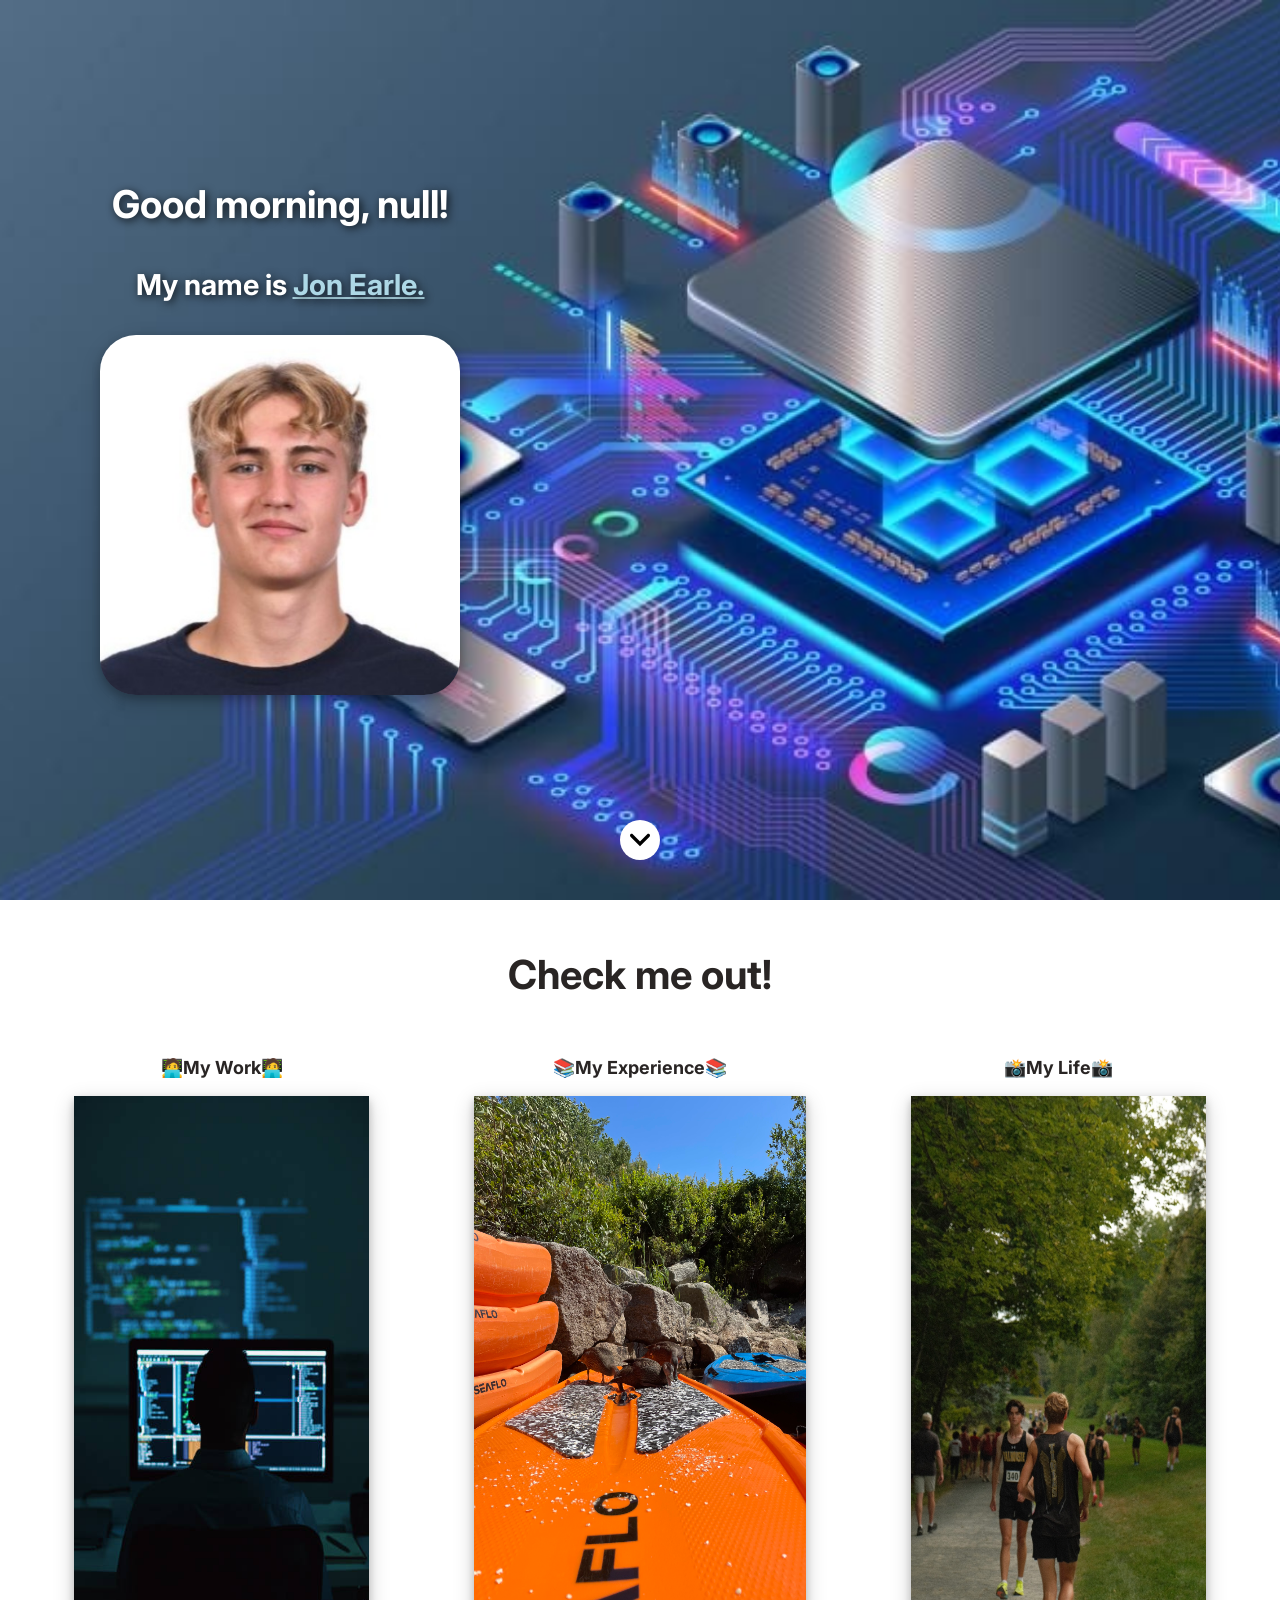
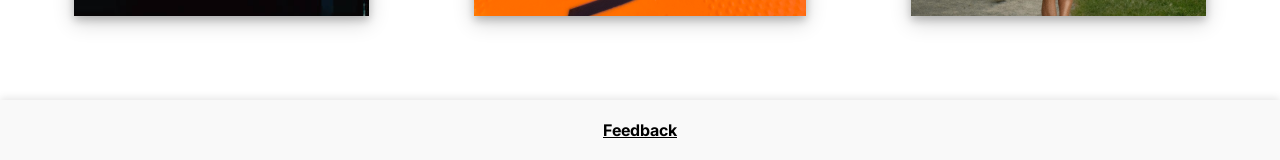
<file: index.html>
<!DOCTYPE html>
<html lang="en">
<head>
    <meta charset="UTF-8">
    <meta name="viewport" content="width=device-width, initial-scale=1.0">
    <title>Jon Earle</title>
    <link rel="icon" type="image/png" href="pictures/home/headshot.jpeg">
    <link rel="stylesheet" href="css/index.css">
    <link rel="preconnect" href="https://fonts.googleapis.com">
    <link rel="preconnect" href="https://fonts.gstatic.com" crossorigin>
    <link href="https://fonts.googleapis.com/css2?family=Inter:ital,opsz,wght@0,14..32,100..900;1,14..32,100..900&family=Lora:ital,wght@0,400..700;1,400..700&display=swap" rel="stylesheet">
</head>
<body>
    <script src="js/index.js"></script>
    <div class="hero">
        <div id="welcome-and-headshot-container">
            <div id="welcome-container">
                <h1 id="welcome">Welcome!</h1>
                <h2>My name is <a id="linkedin" href="https://www.linkedin.com/in/jon-lorenz-earle/">Jon Earle.</a></h2>
            </div>
            <img id="headshot" src="pictures/home/headshot.jpeg" alt="There should be a picture of me here!">
        </div>
        <div id="scroll-arrow">
            <img src="pictures/home/arrow.svg" alt="Down Arrow">
        </div>
    </div>
    <h1 id="check-out-header">Check me out!</h1>
    <div id="check-out">
        <div class="check-out-item">
            <p id="work-title">My Work</p>
            <a href="skills.html"><img id="projects" src="pictures/home/projectvertical.jpg" alt="Projects"></a>
        </div>
        <div class="check-out-item">
            <p id="experience-title">My Experience</p>
            <a href="work.html"><img id="ducks" src="pictures/home/ducks.jpg" alt="Work"></a>       
        </div>
        <div class="check-out-item">
            <p id="life-title">My Life</p>
            <a href="life.html"><img id="life" src="pictures/home/lifehome.JPG" alt="Life"></a>  
        </div>                       
    </div>
    <footer>
        <a id="feedback-button" href="feedback.html">Feedback</a>
    </footer>
</body>
</html>
</file>
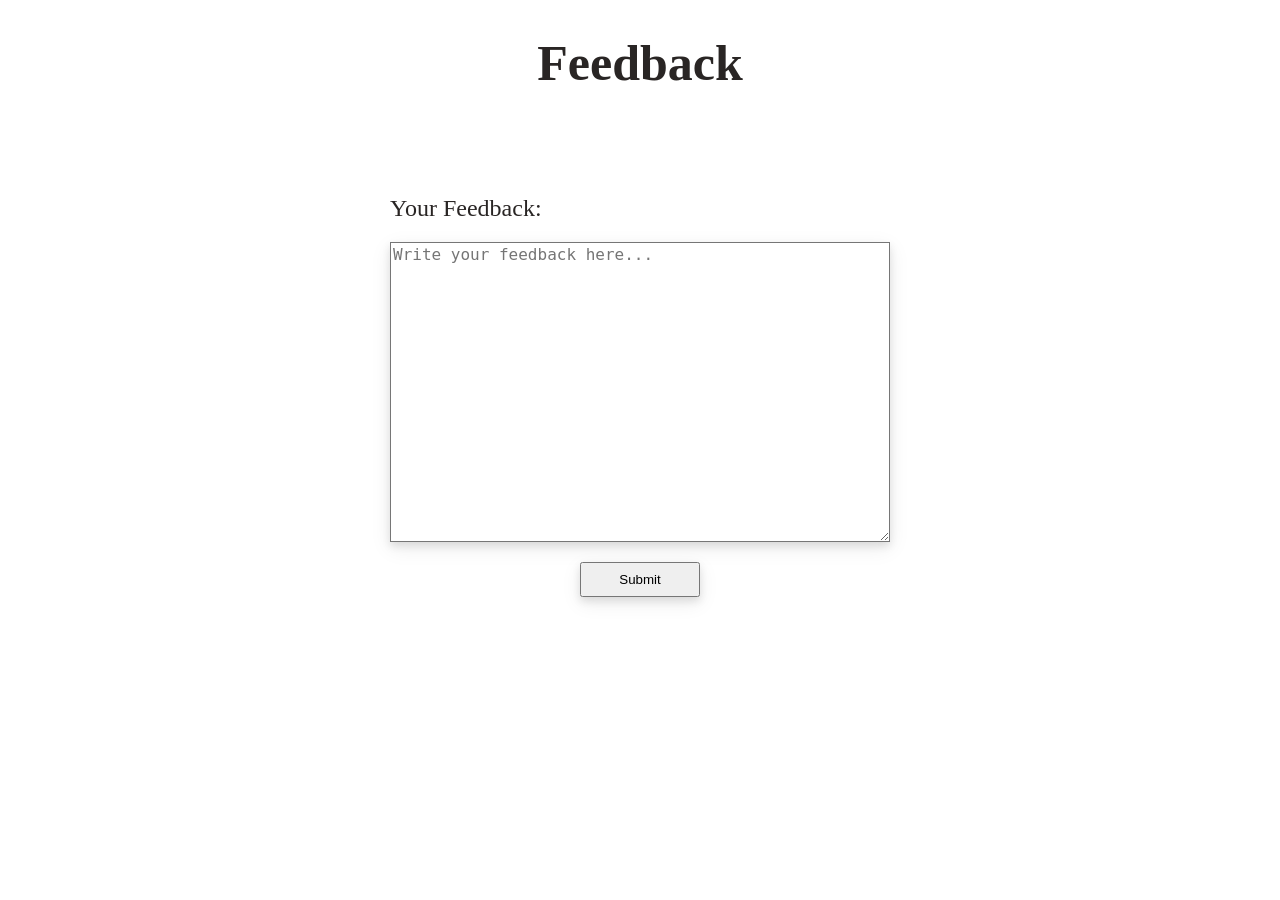
<file: feedback.html>
<!DOCTYPE html>
<html lang="en">
<head>
    <meta charset="UTF-8">
    <meta name="viewport" content="width=device-width, initial-scale=1.0">
    <title>Jon Earle</title>
    <link rel="icon" type="image/png" href="pictures/home/headshot.jpeg">
    <link rel="stylesheet" href="css/feedback.css">
</head>
<body>
    <form id="feedback-form" action="index.html">
        <h1>Feedback</h1>
        <div id="feedback-container">
            <label for="feedback">Your Feedback:</label>
            <textarea id="feedback" name="feedback" placeholder="Write your feedback here..."></textarea>
            <button onclick="" type="submit">Submit</button>
        </div>
    </form>
</body>
</html>
</file>
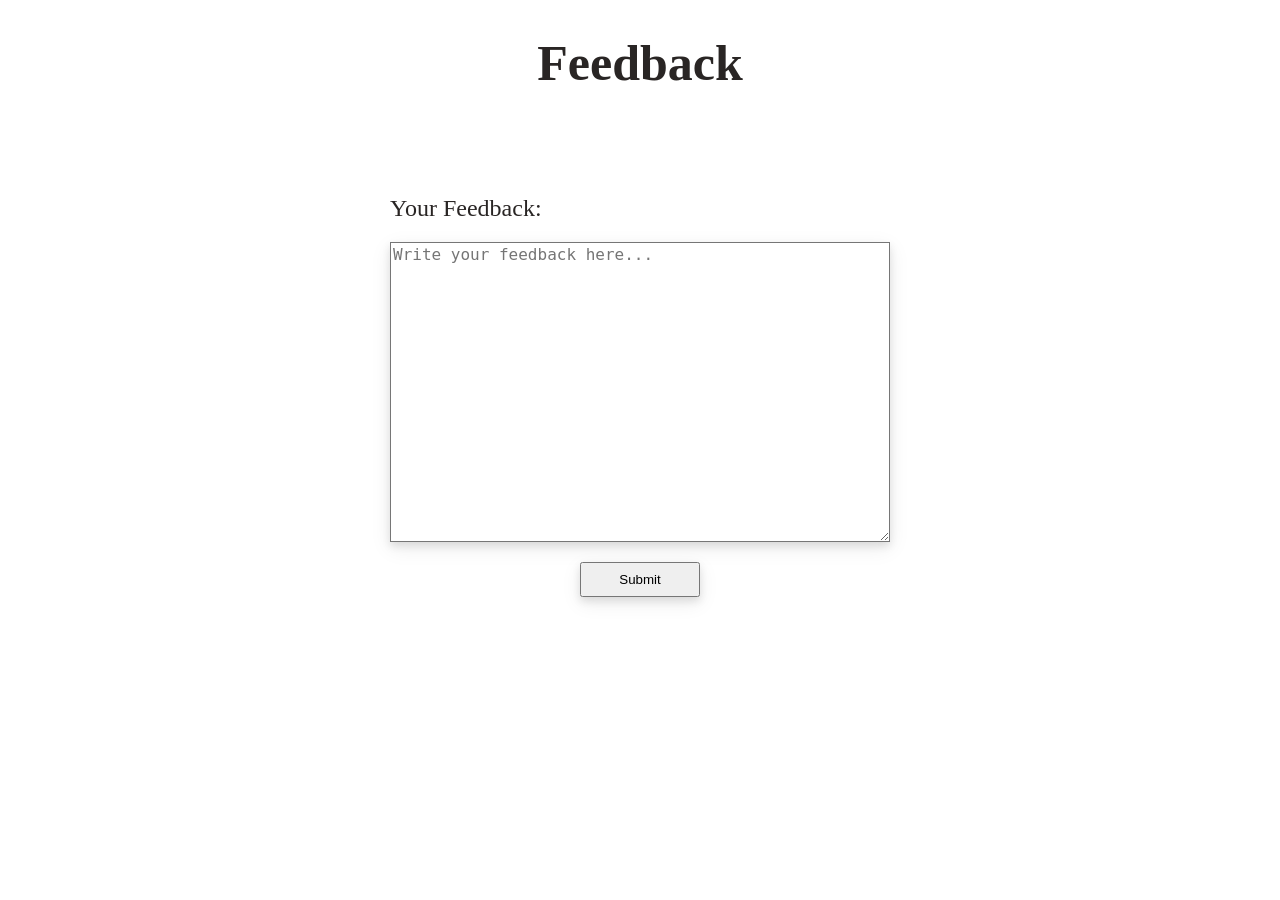
<file: website/feedback.html>
<!DOCTYPE html>
<html lang="en">
<head>
    <meta charset="UTF-8">
    <meta name="viewport" content="width=device-width, initial-scale=1.0">
    <title>Document</title>
    <link rel="stylesheet" href="css/feedback.css">
</head>
<body>
    <form id="feedback-form" action="index.html">
        <h1>Feedback</h1>
        <div id="feedback-container">
            <label for="feedback">Your Feedback:</label>
            <textarea id="feedback" name="feedback" placeholder="Write your feedback here..."></textarea>
            <button onclick="" type="submit">Submit</button>
        </div>
    </form>
</body>
</html>
</file>
<file: css/index.css>
* {
    box-sizing: border-box;
}

body {
    color: #292524;
    text-align: center;
    font-family: 'Inter';
    margin: 0;
}

img[alt] {
    color: red;
}

table {
    width: 100%;
}

table td {
    width: 33%;
}

#line {
    margin-top: 22px;
    margin-bottom: 22px;
}

h1 {
    margin-top: 50px;
    margin-bottom: 40px;
}

#check-out img,
#check-out video {
    width: 85%;
    height: 520px;
}


#headshot {
    height: 360px;
    border-radius: 10%;
}

.hero {
    position: relative;
    display: flex;
    flex-direction: column;
    align-items: flex-start;
    color: black;
    background-image: url("../pictures/home/heroimage2.jpeg");
    background-size: cover;
    background-position: center;
    display: flex;
    justify-content: center;
    height: 100vh;
}

#scroll-arrow {
    position: absolute;
    bottom: 40px;
    left: 50%;                    
    transform: translateX(-50%);
    display: flex;
    align-items: center;
    justify-content: center;
    background-color: white;
    width: 40px;
    height: 40px;
    border-radius: 50%;
}

#scroll-arrow > img {
    width: 20px;
}

#scroll-arrow:hover {
    transform: translateX(-50%) scale(1.2);
}

#welcome-and-headshot-container {
    padding: 100px;
    margin-bottom: 80px;
}

#welcome-container {
    font-size: larger;
    color: white;
    border-radius: 10%;
    padding: 10px;
    text-shadow: 2px 2px 8px rgba(0, 0, 0, 0.8);
}

#linkedin {
    color: lightblue;
}

#headshot:hover {
    transform: scale(1.1);
}

#check-out-header {
    font-size: 40px;
}

#check-out {
    display: flex;
    flex-direction: row;
    justify-content: center;
    margin-bottom: 80px;
    gap: 50px;
    width: 100vw;
}

#check-out > p {
    font-size: larger;
    font-weight: bold;
}

.check-out-item > p {
    font-size: large;
    font-weight:bold;
}

a > img:hover {
    transform: scale(1.03);
}

a > img,  #headshot {
    box-shadow: 0 4px 8px 0 rgba(0, 0, 0, 0.2), 0 6px 20px 0 rgba(0, 0, 0, 0.19);
}



#work-title::before, #work-title::after {
    content: "🧑‍💻";
}

#experience-title::before, #experience-title::after {
    content: "📚";
}

#life-title::before, #life-title::after {
    content: "📸";
}

footer {
    display: flex;
    flex-direction: row;
    justify-content: center;
    padding: 0 20px;
    box-shadow: 0 -2px 8px rgba(0, 0, 0, 0.1);
    background-color: #f9f9f9;
}

#feedback-button {
    margin: 20px 0;
    font-weight: bold;
    color: black;
}

/* Tablet */
@media (max-width: 1024px) {
    #welcome-and-headshot-container {
        padding: 50px;
    }

    #welcome-container {
        font-size: small;
    }

    #headshot {
        height: 250px;
        width: auto;
    }

    #check-out img {
        height: 380px;
    }
}

/* Mobile */
@media (max-width: 768px) {
    #welcome-and-headshot-container {
        padding: 0 10px;
        margin: 0 auto;
    }

    #welcome-container {
        text-align: center;
    }

    #check-out {
        flex-direction: column;
    }

    #check-out img {
        width: auto;
        height: 500px;

    }

    #check-out-header {
        margin: 30px 0 15px 0;
    }
}
</file>
<file: css/feedback.css>
* {
    box-sizing: border-box;
}

body {
    color: #292524;
    font-family: 'Inter';
    margin: 0;
}

h1 {
    font-size: 50px;
}

label {
    font-size: x-large;
}

#feedback-form {
    display: flex;
    flex-direction: column;
    justify-content: center;
    align-items: center;
}

#feedback-container {
    display: flex;
    flex-direction: column;
    gap: 20px;
    margin: 70px auto;
    width: 90%;
    max-width: 500px;
}

textarea {
    width: 100%;
    max-width: 500px;
    height: 300px;
    font-size: 16px;
}

button {
    width: 120px;
    height: 35px;
    align-self: center;
}

button, textarea {
    box-shadow: 0 4px 8px 0 rgba(0, 0, 0, 0.1), 0 6px 20px 0 rgba(0, 0, 0, 0.08);
}
</file>
<file: website/css/feedback.css>
* {
    box-sizing: border-box;
}

body {
    color: #292524;
    font-family: 'Inter';
    margin: 0;
}

h1 {
    font-size: 50px;
}

label {
    font-size: x-large;
}

#feedback-form {
    display: flex;
    flex-direction: column;
    justify-content: center;
    align-items: center;
}

#feedback-container {
    display: flex;
    flex-direction: column;
    gap: 20px;
    margin: 70px auto;
    width: 90%;
    max-width: 500px;
}

textarea {
    width: 100%;
    max-width: 500px;
    height: 300px;
    font-size: 16px;
}

button {
    width: 120px;
    height: 35px;
    align-self: center;
}

button, textarea {
    box-shadow: 0 4px 8px 0 rgba(0, 0, 0, 0.1), 0 6px 20px 0 rgba(0, 0, 0, 0.08);
}
</file>
